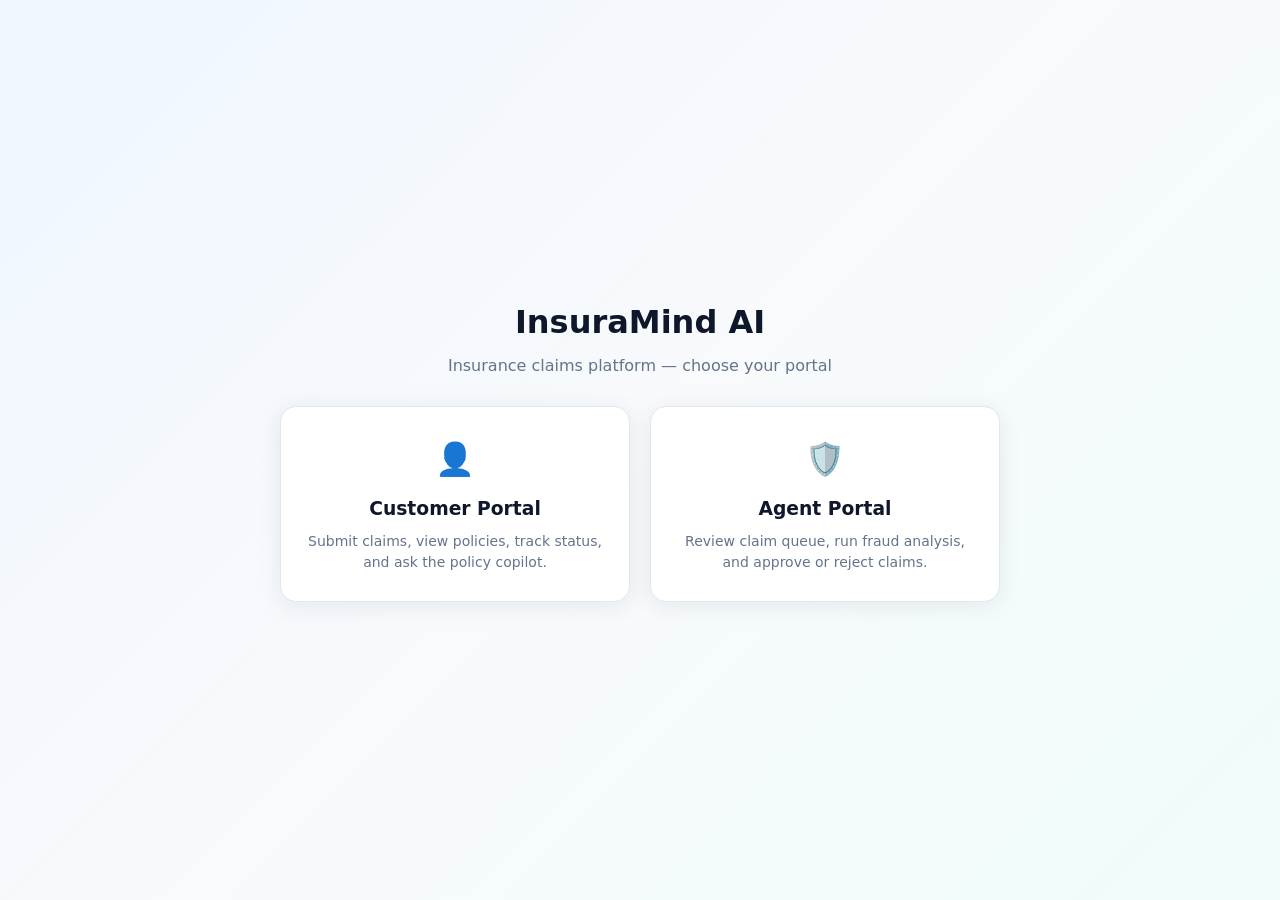
<file: frontend/index.html>
<!DOCTYPE html>
<html lang="en">
<head>
  <meta charset="UTF-8" />
  <meta name="viewport" content="width=device-width, initial-scale=1.0" />
  <title>InsuraMind AI - Choose Portal</title>
  <link rel="stylesheet" href="assets/css/style.css?v=4" />
</head>
<body>
  <div class="auth-wrap">
    <div style="max-width: 720px; width: 100%; text-align: center;">
      <h1 style="margin: 0 0 8px; font-size: 32px;">InsuraMind AI</h1>
      <p class="page-subtitle" style="margin-bottom: 0;">Insurance claims platform — choose your portal</p>

      <div class="portal-grid">
        <a class="portal-tile" href="customer/index.html">
          <div class="icon">👤</div>
          <h3>Customer Portal</h3>
          <p>Submit claims, view policies, track status, and ask the policy copilot.</p>
        </a>
        <a class="portal-tile" href="agent/index.html">
          <div class="icon">🛡️</div>
          <h3>Agent Portal</h3>
          <p>Review claim queue, run fraud analysis, and approve or reject claims.</p>
        </a>
      </div>
    </div>
  </div>
</body>
</html>
</file>
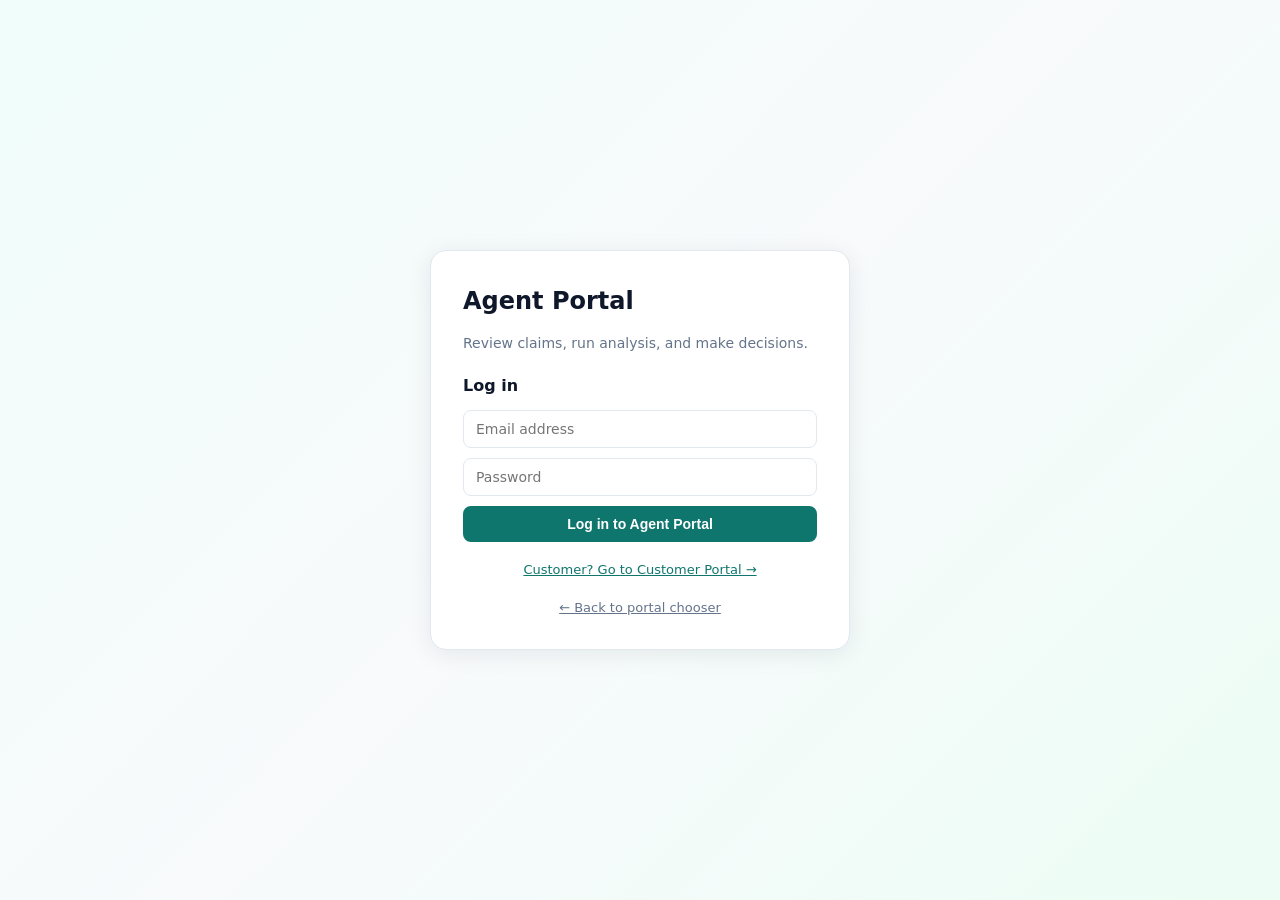
<file: frontend/agent/index.html>
<!DOCTYPE html>
<html lang="en">
<head>
  <meta charset="UTF-8" />
  <meta name="viewport" content="width=device-width, initial-scale=1.0" />
  <title>Agent Portal - InsuraMind AI</title>
  <link rel="stylesheet" href="../assets/css/style.css?v=4" />
</head>
<body class="portal-agent" data-login-redirect="../pages/fraud-monitor.html" data-register-enabled="false" data-allowed-roles="agent,admin">
  <div class="auth-wrap">
    <div class="auth-card">
      <h2>Agent Portal</h2>
      <p class="subtitle">Review claims, run analysis, and make decisions.</p>


      <div id="auth-error" class="error"></div>

      <h3 style="font-size:16px; margin-bottom:12px;">Log in</h3>
      <form onsubmit="handleLogin(event)">
        <input id="login-email" type="email" placeholder="Email address" required />
        <input id="login-password" type="password" placeholder="Password" required />
        <button type="submit" style="width:100%;">Log in to Agent Portal</button>
      </form>

      <a class="portal-link" href="../customer/index.html">Customer? Go to Customer Portal →</a>
      <a class="portal-link muted" href="../index.html">← Back to portal chooser</a>
    </div>
  </div>

  <script src="../assets/js/state.js?v=4"></script>
  <script src="../assets/js/api.js?v=4"></script>
  <script src="../assets/js/auth.js?v=4"></script>
</body>
</html>
</file>
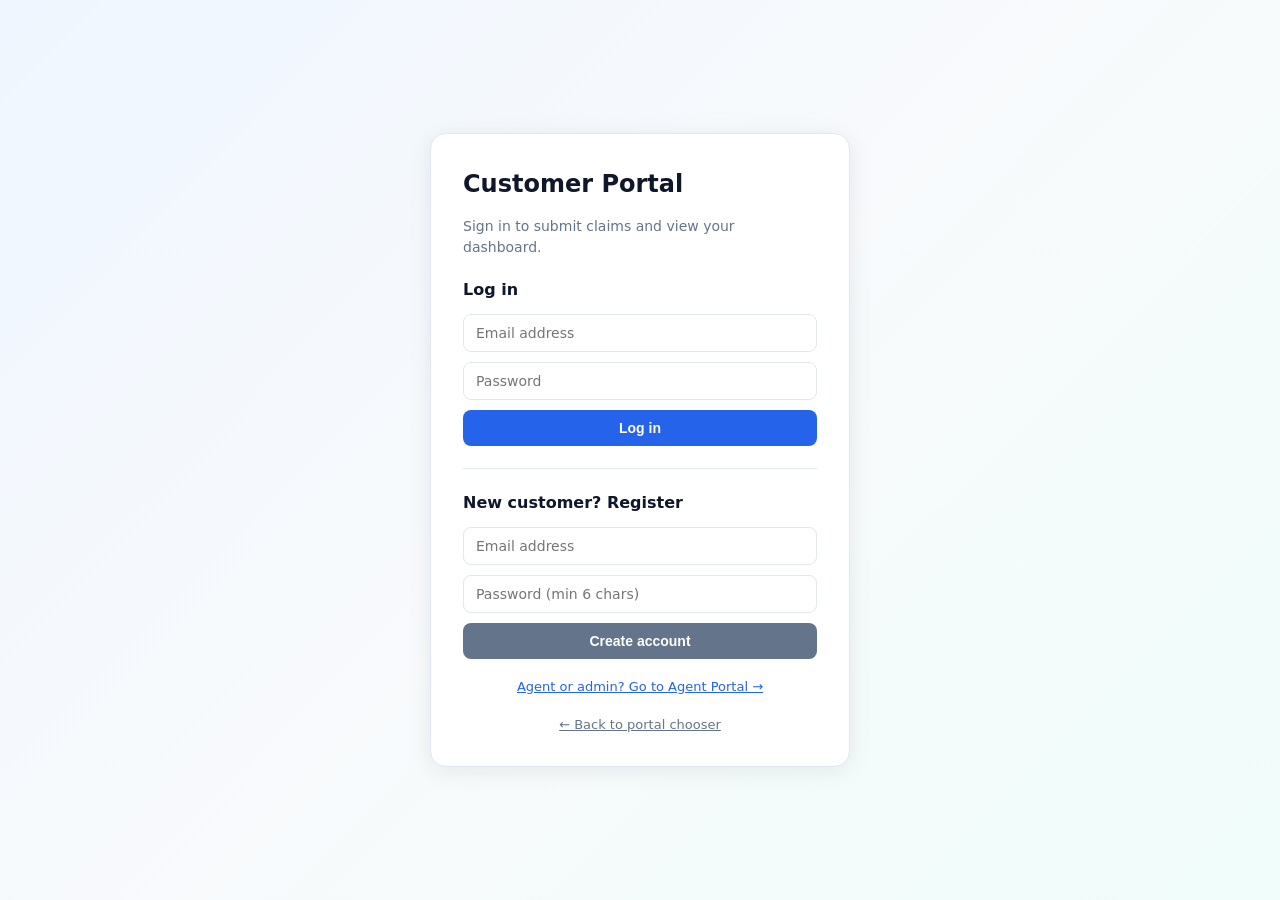
<file: frontend/customer/index.html>
<!DOCTYPE html>
<html lang="en">
<head>
  <meta charset="UTF-8" />
  <meta name="viewport" content="width=device-width, initial-scale=1.0" />
  <title>Customer Portal - InsuraMind AI</title>
  <link rel="stylesheet" href="../assets/css/style.css?v=4" />
</head>
<body data-login-redirect="../pages/dashboard.html" data-register-redirect="../pages/dashboard.html" data-allowed-roles="customer" data-register-enabled="true">
  <div class="auth-wrap">
    <div class="auth-card">
      <h2>Customer Portal</h2>
      <p class="subtitle">Sign in to submit claims and view your dashboard.</p>


      <div id="auth-error" class="error"></div>

      <h3 style="font-size:16px; margin-bottom:12px;">Log in</h3>
      <form onsubmit="handleLogin(event)">
        <input id="login-email" type="email" placeholder="Email address" required />
        <input id="login-password" type="password" placeholder="Password" required />
        <button type="submit" style="width:100%;">Log in</button>
      </form>

      <hr class="auth-divider" />

      <h3 style="font-size:16px; margin-bottom:12px;">New customer? Register</h3>
      <form onsubmit="handleRegister(event)">
        <input id="register-email" type="email" placeholder="Email address" required />
        <input id="register-password" type="password" placeholder="Password (min 6 chars)" required minlength="6" />
        <button type="submit" class="secondary" style="width:100%;">Create account</button>
      </form>

      <a class="portal-link" href="../agent/index.html">Agent or admin? Go to Agent Portal →</a>
      <a class="portal-link muted" href="../index.html">← Back to portal chooser</a>
    </div>
  </div>

  <script src="../assets/js/state.js?v=4"></script>
  <script src="../assets/js/api.js?v=4"></script>
  <script src="../assets/js/auth.js?v=4"></script>
</body>
</html>
</file>
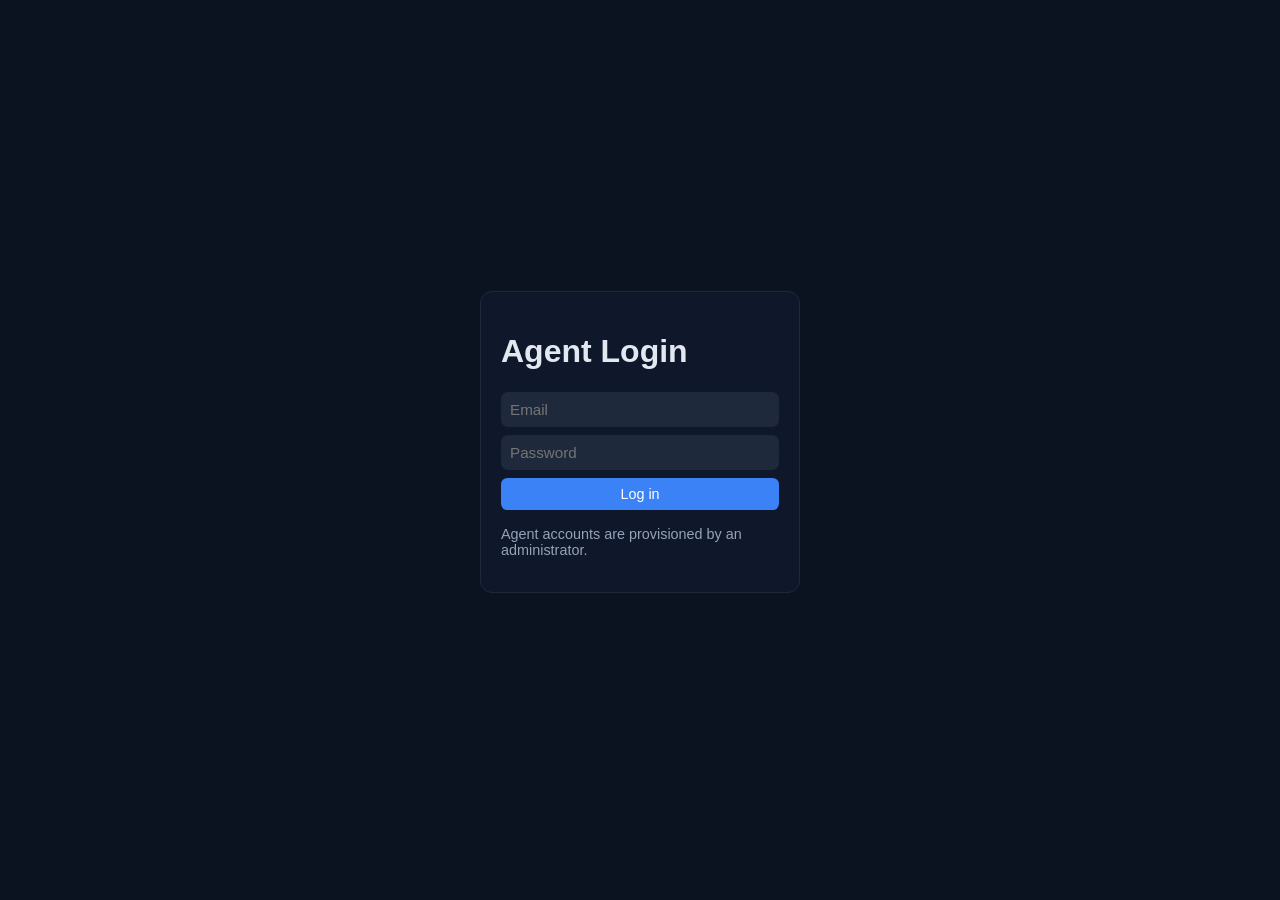
<file: insurance-v2/frontend/agent/index.html>
<!DOCTYPE html>
<html lang="en">
<head>
  <meta charset="UTF-8" />
  <meta name="viewport" content="width=device-width, initial-scale=1.0" />
  <title>Insurance Agent Portal</title>
  <link rel="stylesheet" href="css/style.css" />
</head>
<body>
  <div id="app"></div>

  <script>
    window.API_BASE_URL = "http://localhost:8000/api/v1";
  </script>
  <script src="js/api.js"></script>
  <script src="js/auth.js"></script>
  <script src="js/dashboard.js"></script>
  <script src="js/claim.js"></script>
  <script>
    window.addEventListener("hashchange", router);
    window.addEventListener("DOMContentLoaded", router);
  </script>
</body>
</html>
</file>
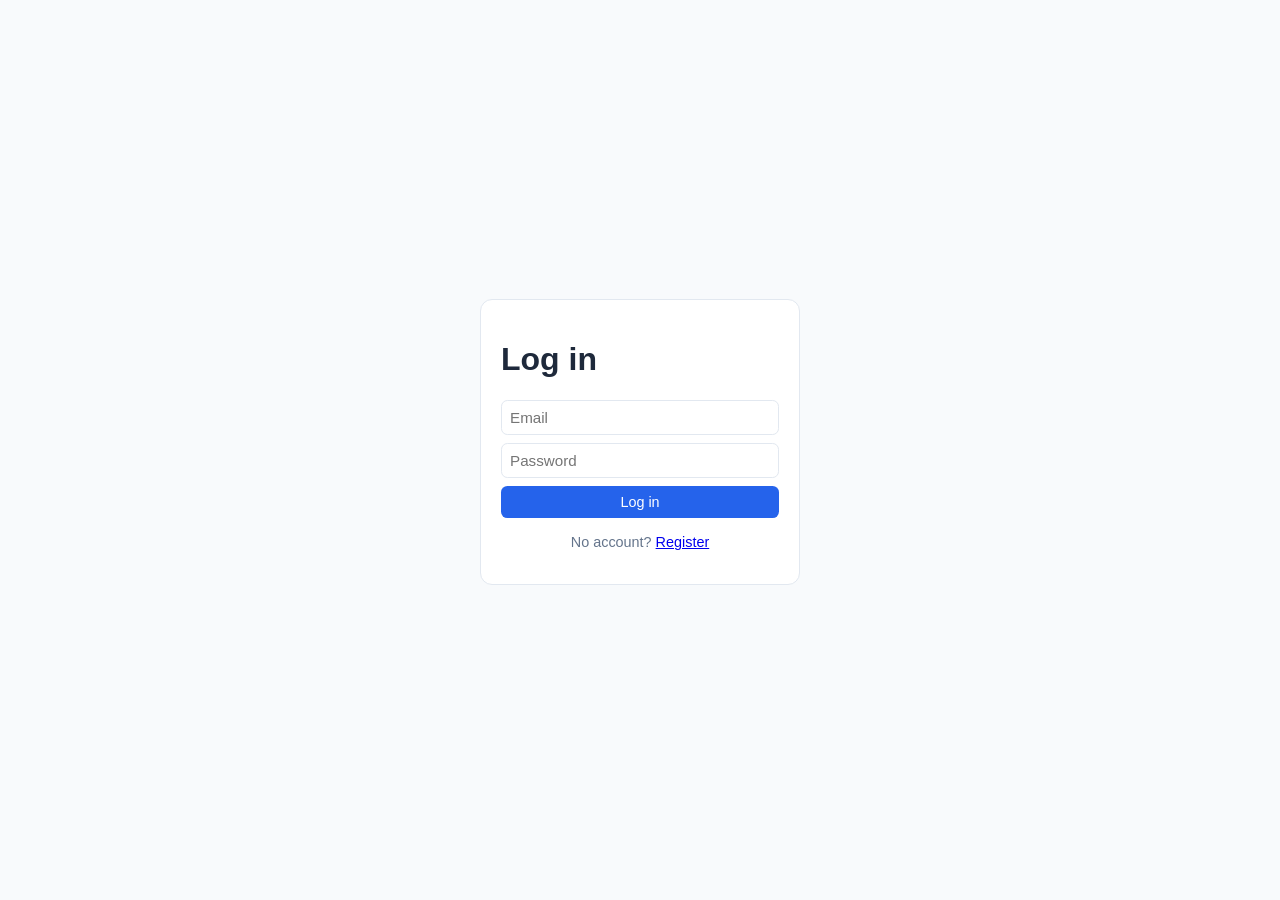
<file: insurance-v2/frontend/customer/index.html>
<!DOCTYPE html>
<html lang="en">
<head>
  <meta charset="UTF-8" />
  <meta name="viewport" content="width=device-width, initial-scale=1.0" />
  <title>Customer Portal — Insurance Platform</title>
  <link rel="stylesheet" href="css/style.css" />
</head>
<body>
  <div id="app"></div>

  <script>
    window.API_BASE_URL = "http://localhost:8000/api/v1";
  </script>
  <script src="js/api.js"></script>
  <script src="js/auth.js"></script>
  <script src="js/dashboard.js"></script>
  <script src="js/claim.js"></script>
  <script>
    window.addEventListener("hashchange", router);
    window.addEventListener("DOMContentLoaded", router);
  </script>
</body>
</html>
</file>
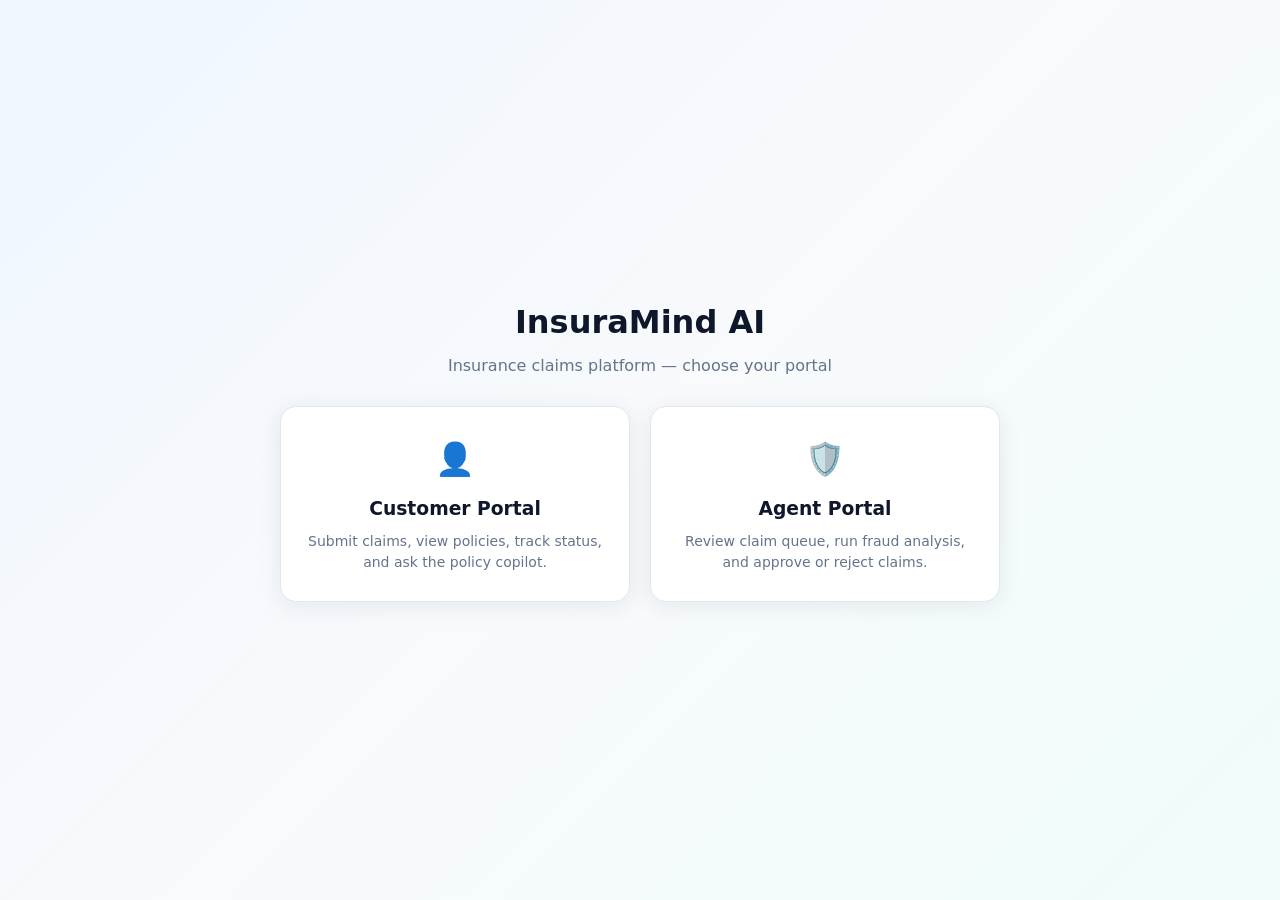
<file: frontend/pages/claims.html>
<!DOCTYPE html>
<html lang="en">
<head>
  <meta charset="UTF-8" />
  <meta name="viewport" content="width=device-width, initial-scale=1.0" />
  <title>My Claims - InsuraMind AI</title>
  <link rel="stylesheet" href="../assets/css/style.css?v=4" />
</head>
<body>
  <header id="app-header"></header>

  <main>
    <h1 class="page-title">My Claims</h1>
    <p class="page-subtitle">Submit new claims and track decisions from your agent.</p>

    <div class="card">
      <h3>Submit a new claim</h3>
      <div id="claim-error" class="error"></div>
      <div id="claim-success" class="success-msg"></div>
      <select id="claim-policy-id">
        <option value="">Loading your policies…</option>
      </select>
      <select id="claim-type">
        <option value="health">Health</option>
        <option value="motor">Motor</option>
        <option value="life">Life</option>
        <option value="travel">Travel</option>
        <option value="home">Home</option>
      </select>
      <input id="claim-date" type="date" placeholder="Incident Date" />
      <input id="claim-amount" type="number" placeholder="Claimed amount (INR)" min="1" />
      <textarea id="claim-description" placeholder="Describe the incident…"></textarea>
      <button onclick="submitClaim()">Submit Claim</button>
    </div>

    <div class="card">
      <h3>Upload a document</h3>
      <p class="muted">Attach photos, reports, or invoices to an existing claim.</p>
      <select id="upload-claim-id">
        <option value="">Select a claim…</option>
      </select>
      <select id="upload-doc-type">
        <option value="photo">Vehicle / damage photo</option>
        <option value="report">Incident report</option>
        <option value="invoice">Invoice / bill</option>
      </select>
      <input id="upload-file" type="file" />
      <button class="secondary" onclick="uploadDocument(document.getElementById('upload-claim-id').value, document.getElementById('upload-doc-type').value, 'upload-file', 'upload-result')">Upload Document</button>
      <p id="upload-result" class="muted"></p>
    </div>

    <h3 style="margin-top:28px;">Your claims</h3>
    <div id="claims-list"></div>
  </main>

  <script src="../assets/js/state.js?v=4"></script>
  <script src="../assets/js/api.js?v=4"></script>
  <script src="../assets/js/nav.js?v=4"></script>
  <script src="../components/claims.js?v=4"></script>
  <script src="../components/uploader.js?v=4"></script>
  <script>
    async function loadPolicies() {
      const select = document.getElementById("claim-policy-id");
      try {
        const policies = await Api.get("/policies/mine");
        if (!policies.length) {
          select.innerHTML = `<option value="">No policies — contact support</option>`;
          return;
        }
        select.innerHTML = policies.map((p) =>
          `<option value="${p.id}">${p.name} (${p.type}) — ₹${p.coverage_amount.toLocaleString()} coverage</option>`
        ).join("");
      } catch (err) {
        select.innerHTML = `<option value="">Could not load policies</option>`;
      }
    }

    async function submitClaim() {
      const errorBox = document.getElementById("claim-error");
      const successBox = document.getElementById("claim-success");
      errorBox.textContent = "";
      successBox.textContent = "";

      const policyId = document.getElementById("claim-policy-id").value;
      if (!policyId) {
        errorBox.textContent = "Please select a policy.";
        return;
      }

      try {
        await Api.post("/claims", {
          policy_id: policyId,
          type: document.getElementById("claim-type").value,
          incident_date: document.getElementById("claim-date").value || null,
          claimed_amount: parseFloat(document.getElementById("claim-amount").value),
          incident_description: document.getElementById("claim-description").value,
        });
        successBox.textContent = "Claim submitted! Your agent will review it shortly.";
        document.getElementById("claim-amount").value = "";
        document.getElementById("claim-description").value = "";
        loadClaims();
      } catch (err) {
        errorBox.textContent = err.message;
      }
    }

    function populateClaimUploadSelect(claims) {
      const select = document.getElementById("upload-claim-id");
      if (!claims.length) {
        select.innerHTML = `<option value="">No claims yet</option>`;
        return;
      }
      select.innerHTML = claims.map((c) =>
        `<option value="${c.id}">${c.type} — ${c.status} — ₹${c.claimed_amount}</option>`
      ).join("");
    }

    async function loadClaims() {
      try {
        const claims = await Api.get("/claims/mine");
        renderClaimsList("claims-list", claims);
        populateClaimUploadSelect(claims);
      } catch (err) {
        document.getElementById("claims-list").innerHTML = `<p class="error">${err.message}</p>`;
      }
    }

    (async () => {
      const me = await Nav.guard(["customer"], "claims");
      if (me) {
        await loadPolicies();
        loadClaims();
      }
    })();
  </script>
</body>
</html>
</file>
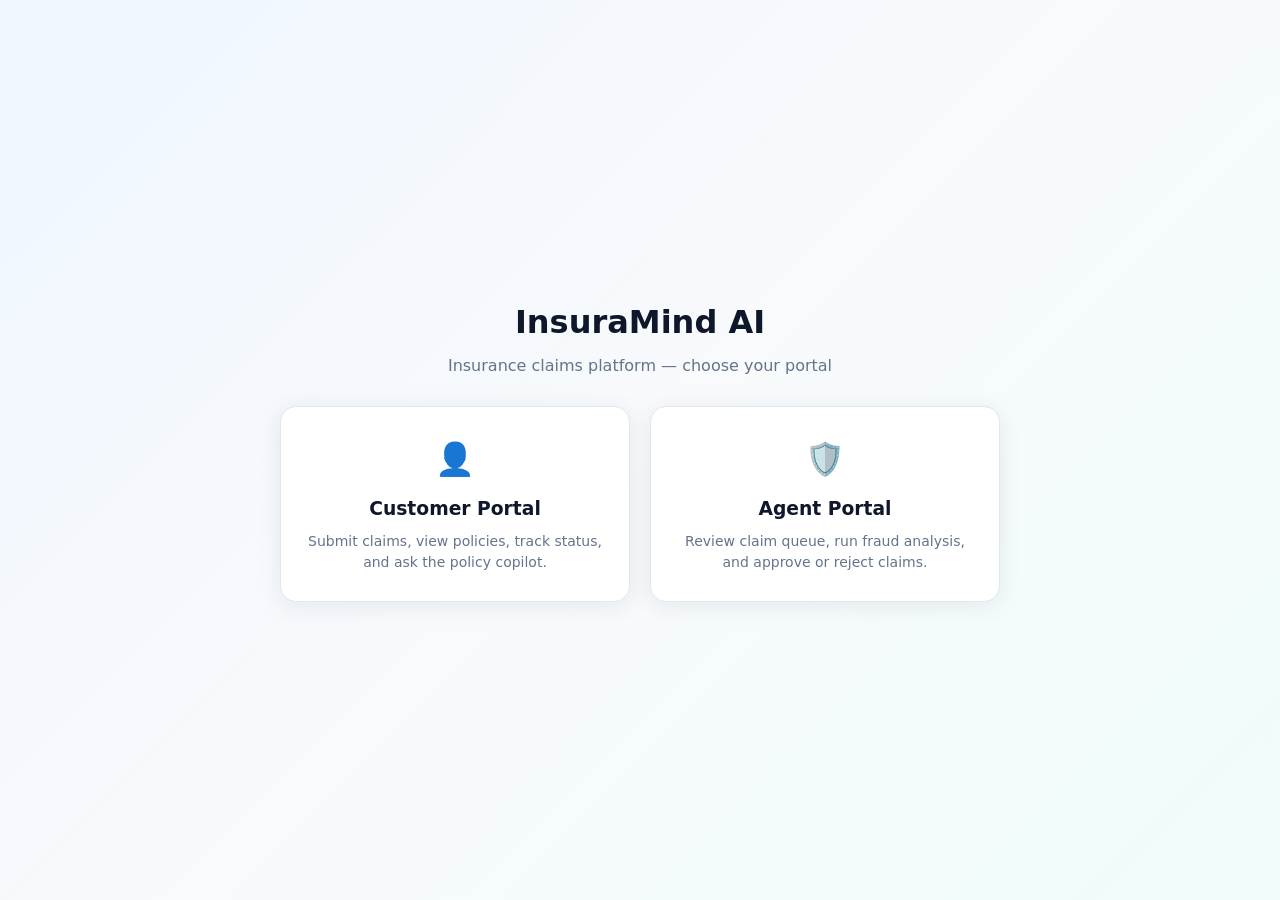
<file: frontend/pages/copilot.html>
<!DOCTYPE html>
<html lang="en">
<head>
  <meta charset="UTF-8" />
  <meta name="viewport" content="width=device-width, initial-scale=1.0" />
  <title>Copilot - InsuraMind AI</title>
  <link rel="stylesheet" href="../assets/css/style.css?v=4" />
  <style>
    @keyframes blink { 0% { opacity: .2; } 20% { opacity: 1; } 100% { opacity: .2; } }
    .thinking .dots span { animation-name: blink; animation-duration: 1.4s; animation-iteration-count: infinite; animation-fill-mode: both; font-size: 1.2em; font-weight: bold; }
    .thinking .dots span:nth-child(2) { animation-delay: .2s; }
    .thinking .dots span:nth-child(3) { animation-delay: .4s; }
  </style>
</head>
<body>
  <header id="app-header"></header>

  <main>
    <h1 class="page-title">Policy Copilot</h1>
    <p class="page-subtitle">Ask questions about policy terms, medical rules, and coverage.</p>

    <div class="card">
      <select id="copilot-collection">
        <option value="policy_terms">Policy Terms</option>
        <option value="medical_rules">Medical Rules</option>
        <option value="repair_estimates">Repair Estimates</option>
        <option value="regulatory_rules">Regulatory Rules</option>
      </select>
      <textarea id="copilot-question" placeholder="e.g. Is water damage covered under my home policy?"></textarea>
      <div class="quick-questions" style="margin: 10px 0; display: flex; gap: 8px; flex-wrap: wrap;">
        <button class="small secondary" onclick="document.getElementById('copilot-collection').value='policy_terms'; sendCopilotQuestion('Is water damage covered?')">Water Damage</button>
        <button class="small secondary" onclick="document.getElementById('copilot-collection').value='medical_rules'; sendCopilotQuestion('What are the rules for pre-existing conditions?')">Pre-existing Diseases</button>
        <button class="small secondary" onclick="document.getElementById('copilot-collection').value='repair_estimates'; sendCopilotQuestion('How much does windshield replacement cost?')">Repair Costs</button>
      </div>
      <button onclick="sendCopilotQuestion()" id="copilot-btn">Ask Copilot</button>
      <div class="card" style="margin-top:14px; background:#f8fafc;">
        <p id="copilot-answer" class="copilot-answer muted">Your answer will appear here…</p>
      </div>
    </div>
  </main>

  <script src="../assets/js/state.js?v=4"></script>
  <script src="../assets/js/api.js?v=4"></script>
  <script src="../assets/js/nav.js?v=4"></script>
  <script src="../components/chat.js?v=4"></script>
  <script>
    (async () => {
      await Nav.guard(["customer", "agent", "admin"], "copilot");
    })();
  </script>
</body>
</html>
</file>
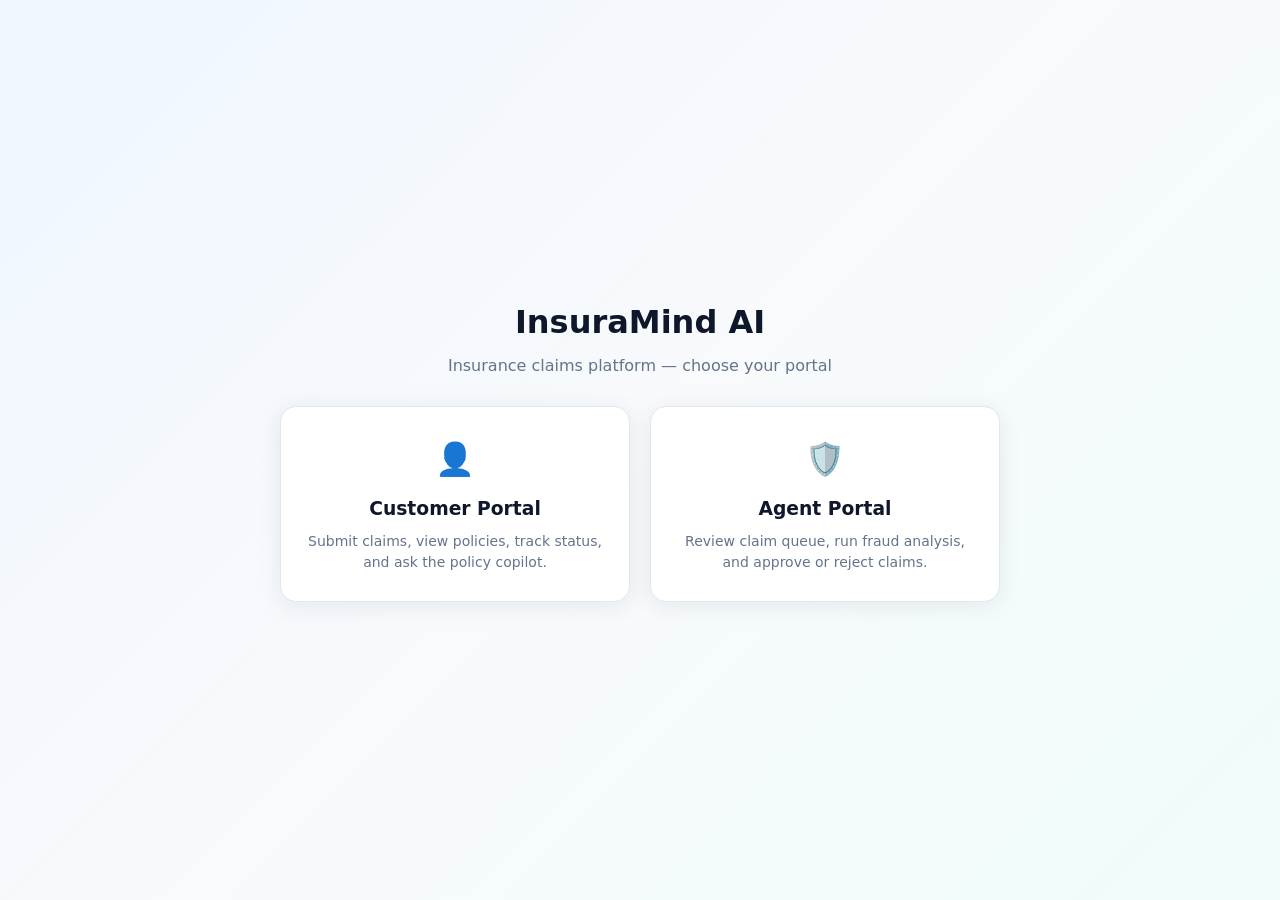
<file: frontend/pages/dashboard.html>
<!DOCTYPE html>
<html lang="en">
<head>
  <meta charset="UTF-8" />
  <meta name="viewport" content="width=device-width, initial-scale=1.0" />
  <title>Dashboard - InsuraMind AI</title>
  <link rel="stylesheet" href="../assets/css/style.css?v=4" />
</head>
<body>
  <header id="app-header"></header>

  <main>
    <h1 class="page-title">Dashboard</h1>
    <p class="page-subtitle">Your profile, risk assessment, and active policies.</p>
    <div id="profile-section"></div>
    <div id="policies-section"></div>
  </main>

  <script src="../assets/js/state.js?v=4"></script>
  <script src="../assets/js/api.js?v=4"></script>
  <script src="../assets/js/nav.js?v=4"></script>
  <script>
    async function loadDashboard() {
      const container = document.getElementById("profile-section");
      const policiesContainer = document.getElementById("policies-section");

      try {
        const profile = await Api.get("/customers/me");
        container.innerHTML = `
          <div class="stat-row">
            <div class="card stat-box"><div class="label">Risk Score</div><div class="value">${profile.risk_score ?? "-"}</div></div>
            <div class="card stat-box"><div class="label">Risk Category</div><div class="value">${profile.risk_category ?? "-"}</div></div>
            <div class="card stat-box"><div class="label">Dependents</div><div class="value">${profile.dependents ?? 0}</div></div>
          </div>
          <div class="card">
            <h3>${profile.name}</h3>
            <p class="muted">${profile.occupation || "—"} · ${profile.location || "—"}</p>
            <p class="muted">Income: ${profile.income ? "₹" + profile.income.toLocaleString() : "—"}</p>
          </div>
        `;

        const policies = await Api.get("/policies/mine");
        if (!policies.length) {
          policiesContainer.innerHTML = `<div class="card"><p class="muted">No active policies yet.</p></div>`;
          return;
        }

        policiesContainer.innerHTML = `
          <div class="card">
            <h3>Your Policies</h3>
            <p class="muted">Use these when submitting a claim on the My Claims page.</p>
            <table class="data-table">
              <thead>
                <tr><th>Policy</th><th>Type</th><th>Coverage</th><th>Premium</th><th>Policy ID</th></tr>
              </thead>
              <tbody>
                ${policies.map((p) => `
                  <tr>
                    <td><strong>${p.name}</strong><br><span class="muted">${p.provider || ""}</span></td>
                    <td>${p.type}</td>
                    <td>₹${p.coverage_amount.toLocaleString()}</td>
                    <td>₹${p.premium_amount.toLocaleString()}</td>
                    <td><code>${p.id}</code></td>
                  </tr>
                `).join("")}
              </tbody>
            </table>
          </div>
        `;
      } catch (err) {
        if (err.message.includes("Profile not found") || err.message.includes("404")) {
          container.innerHTML = `
            <div class="card">
              <h3>Complete your profile</h3>
              <p class="muted">Set up your profile before submitting claims.</p>
              <div id="profile-error" class="error"></div>
              <input id="p-name" placeholder="Full name" />
              <input id="p-age" type="number" placeholder="Age" />
              <input id="p-location" placeholder="Location" />
              <input id="p-occupation" placeholder="Occupation" />
              <input id="p-income" type="number" placeholder="Annual income (INR)" />
              <button onclick="createProfile()">Save Profile</button>
            </div>
          `;
          policiesContainer.innerHTML = "";
        } else {
          container.innerHTML = `<p class="error">${err.message}</p>`;
        }
      }
    }

    async function createProfile() {
      try {
        await Api.post("/customers/me", {
          name: document.getElementById("p-name").value,
          age: parseInt(document.getElementById("p-age").value) || null,
          location: document.getElementById("p-location").value,
          occupation: document.getElementById("p-occupation").value,
          income: parseFloat(document.getElementById("p-income").value) || null,
        });
        loadDashboard();
      } catch (err) {
        document.getElementById("profile-error").textContent = err.message;
      }
    }

    (async () => {
      const me = await Nav.guard(["customer"], "dashboard");
      if (me) loadDashboard();
    })();
  </script>
</body>
</html>
</file>
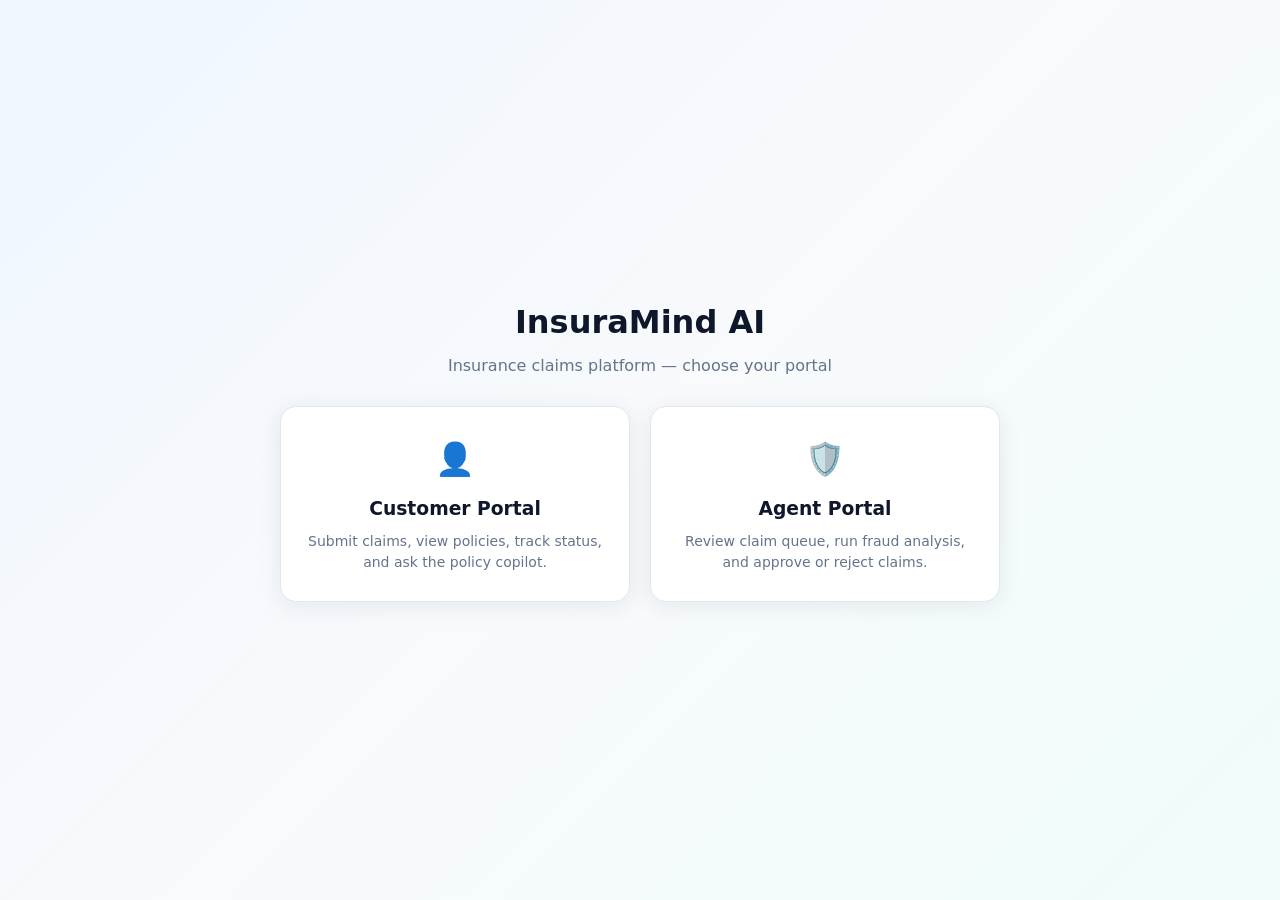
<file: frontend/pages/fraud-monitor.html>
<!DOCTYPE html>
<html lang="en">
<head>
  <meta charset="UTF-8" />
  <meta name="viewport" content="width=device-width, initial-scale=1.0" />
  <title>Claim Queue - InsuraMind AI</title>
  <link rel="stylesheet" href="../assets/css/style.css?v=4" />
</head>
<body class="portal-agent">
  <header id="app-header"></header>

  <main>
    <h1 class="page-title">Claim Queue</h1>
    <p class="page-subtitle">Review submitted claims, run AI analysis, and record your decision.</p>

    <div class="stat-row" id="queue-stats"></div>

    <div class="card">
      <h3>Manual decision</h3>
      <p class="muted">Or use the quick actions on each claim card below.</p>
      <input id="decision-claim-id" placeholder="Claim ID" />
      <select id="decision-value">
        <option value="approved">Approve</option>
        <option value="rejected">Reject</option>
      </select>
      <input id="decision-amount" type="number" placeholder="Approved amount (INR, if approving)" />
      <textarea id="decision-notes" placeholder="Decision notes for the customer…"></textarea>
      <button onclick="submitDecision()">Submit Decision</button>
      <p id="decision-result" class="muted"></p>
    </div>

    <h3 style="margin-top:28px;">All claims</h3>
    <div id="claims-list"></div>
  </main>

  <script src="../assets/js/state.js?v=4"></script>
  <script src="../assets/js/api.js?v=4"></script>
  <script src="../assets/js/nav.js?v=4"></script>
  <script src="../components/claims.js?v=4"></script>
  <script>
    async function loadQueue() {
      try {
        const claims = await Api.get("/claims");
        renderClaimsList("claims-list", claims, { agentView: true, showActions: true });

        const submitted = claims.filter((c) => c.status === "submitted").length;
        const approved = claims.filter((c) => c.status === "approved").length;
        const rejected = claims.filter((c) => c.status === "rejected").length;

        document.getElementById("queue-stats").innerHTML = `
          <div class="card stat-box"><div class="label">Pending</div><div class="value">${submitted}</div></div>
          <div class="card stat-box"><div class="label">Approved</div><div class="value">${approved}</div></div>
          <div class="card stat-box"><div class="label">Rejected</div><div class="value">${rejected}</div></div>
          <div class="card stat-box"><div class="label">Total</div><div class="value">${claims.length}</div></div>
        `;
      } catch (err) {
        document.getElementById("claims-list").innerHTML = `<p class="error">${err.message}</p>`;
      }
    }

    async function submitDecision() {
      const claimId = document.getElementById("decision-claim-id").value.trim();
      const resultBox = document.getElementById("decision-result");
      if (!claimId) {
        resultBox.textContent = "Enter a claim ID.";
        return;
      }
      try {
        await Api.post(`/claims/${claimId}/decision`, {
          decision: document.getElementById("decision-value").value,
          approved_amount: parseFloat(document.getElementById("decision-amount").value) || null,
          notes: document.getElementById("decision-notes").value,
        });
        resultBox.textContent = "Decision recorded successfully.";
        document.getElementById("decision-claim-id").value = "";
        document.getElementById("decision-notes").value = "";
        loadQueue();
      } catch (err) {
        resultBox.textContent = `Error: ${err.message}`;
      }
    }

    async function quickDecision(claimId, decision) {
      const notes = decision === "approved"
        ? "Approved by agent via quick action."
        : "Rejected by agent via quick action.";
      const amount = decision === "approved"
        ? prompt("Enter approved amount (INR):", "")
        : null;

      try {
        await Api.post(`/claims/${claimId}/decision`, {
          decision,
          approved_amount: amount ? parseFloat(amount) : null,
          notes,
        });
        loadQueue();
      } catch (err) {
        alert(err.message);
      }
    }

    async function runAnalysis(claimId) {
      const box = document.getElementById(`analysis-${claimId}`);
      box.style.display = "block";
      box.textContent = "Running AI analysis…";

      try {
        const result = await Api.post(`/claims/${claimId}/run-analysis`, {});
        box.textContent = JSON.stringify(result, null, 2);
      } catch (err) {
        box.textContent = `Error: ${err.message}`;
      }
    }

    (async () => {
      const me = await Nav.guard(["agent", "admin"], "queue");
      if (me) loadQueue();
    })();
  </script>
</body>
</html>
</file>
<file: frontend/assets/css/style.css>
:root {
  --primary: #2563eb;
  --primary-dark: #1d4ed8;
  --agent: #0f766e;
  --agent-dark: #0d9488;
  --bg: #f1f5f9;
  --card: #ffffff;
  --border: #e2e8f0;
  --text: #0f172a;
  --muted: #64748b;
  --danger: #dc2626;
  --success: #16a34a;
  --warning: #d97706;
  --shadow: 0 4px 24px rgba(15, 23, 42, 0.08);
  --radius: 12px;
}

* { box-sizing: border-box; }

body {
  margin: 0;
  font-family: "Segoe UI", system-ui, -apple-system, sans-serif;
  background: var(--bg);
  color: var(--text);
  line-height: 1.5;
}

body.portal-agent { --primary: var(--agent); --primary-dark: var(--agent-dark); }

a { color: var(--primary); }

header {
  background: var(--card);
  border-bottom: 1px solid var(--border);
  padding: 0 24px;
  height: 60px;
  display: flex;
  justify-content: space-between;
  align-items: center;
  box-shadow: 0 1px 3px rgba(15, 23, 42, 0.04);
}

header .brand {
  display: flex;
  align-items: center;
  gap: 10px;
  font-weight: 700;
  font-size: 17px;
}

header .brand .tag {
  font-size: 11px;
  font-weight: 600;
  padding: 3px 8px;
  border-radius: 999px;
  background: #dbeafe;
  color: var(--primary);
  text-transform: uppercase;
  letter-spacing: 0.04em;
}

body.portal-agent header .brand .tag {
  background: #ccfbf1;
  color: var(--agent);
}

header nav a {
  margin-left: 6px;
  padding: 8px 12px;
  text-decoration: none;
  color: var(--muted);
  font-size: 14px;
  border-radius: 8px;
  transition: background 0.15s, color 0.15s;
}

header nav a:hover { background: #f8fafc; color: var(--text); }
header nav a.active { background: #eff6ff; color: var(--primary); font-weight: 600; }
body.portal-agent header nav a.active { background: #f0fdfa; color: var(--agent); }

main { max-width: 1024px; margin: 28px auto; padding: 0 20px 40px; }

.page-title { margin: 0 0 6px; font-size: 26px; }
.page-subtitle { margin: 0 0 24px; color: var(--muted); }

.card {
  background: var(--card);
  border: 1px solid var(--border);
  border-radius: var(--radius);
  padding: 22px;
  margin-bottom: 18px;
  box-shadow: var(--shadow);
}

.card h3 { margin-top: 0; }

.stat-row { display: flex; gap: 14px; flex-wrap: wrap; margin-bottom: 20px; }
.stat-box { flex: 1; min-width: 150px; }
.stat-box .label { font-size: 12px; color: var(--muted); text-transform: uppercase; letter-spacing: 0.04em; }
.stat-box .value { font-size: 24px; font-weight: 700; margin-top: 4px; }

input, select, textarea {
  width: 100%;
  padding: 10px 12px;
  margin-bottom: 10px;
  border: 1px solid var(--border);
  border-radius: 8px;
  font-family: inherit;
  font-size: 14px;
  background: #fff;
}

input:focus, select:focus, textarea:focus {
  outline: none;
  border-color: var(--primary);
  box-shadow: 0 0 0 3px rgba(37, 99, 235, 0.12);
}

textarea { min-height: 90px; resize: vertical; }

button {
  background: var(--primary);
  color: white;
  border: none;
  border-radius: 8px;
  padding: 10px 16px;
  cursor: pointer;
  font-size: 14px;
  font-weight: 600;
  transition: background 0.15s;
}

button:hover { background: var(--primary-dark); }
button.secondary { background: #64748b; }
button.secondary:hover { background: #475569; }
button.danger { background: var(--danger); }
button.danger:hover { background: #b91c1c; }
button.success { background: var(--success); }
button.success:hover { background: #15803d; }
button.small { padding: 6px 12px; font-size: 13px; }
button:disabled { opacity: 0.55; cursor: not-allowed; }

.btn-row { display: flex; gap: 8px; flex-wrap: wrap; margin-top: 8px; }

.badge {
  display: inline-block;
  padding: 3px 10px;
  border-radius: 999px;
  font-size: 12px;
  font-weight: 600;
  text-transform: capitalize;
}
.badge.submitted { background: #dbeafe; color: #1d4ed8; }
.badge.approved { background: #dcfce7; color: #15803d; }
.badge.rejected { background: #fee2e2; color: #b91c1c; }
.badge.pending { background: #fef3c7; color: #b45309; }

.error { color: var(--danger); font-size: 13px; margin-bottom: 8px; }
.success-msg { color: var(--success); font-size: 13px; }
.muted { color: var(--muted); font-size: 13px; }

/* Login / portal pages */
.auth-wrap {
  min-height: 100vh;
  display: flex;
  align-items: center;
  justify-content: center;
  padding: 24px;
  background: linear-gradient(135deg, #eff6ff 0%, #f8fafc 50%, #f0fdfa 100%);
}

body.portal-agent .auth-wrap {
  background: linear-gradient(135deg, #f0fdfa 0%, #f8fafc 50%, #ecfdf5 100%);
}

.auth-card {
  width: 100%;
  max-width: 420px;
  background: var(--card);
  border: 1px solid var(--border);
  border-radius: 16px;
  padding: 32px;
  box-shadow: var(--shadow);
}

.auth-card h1, .auth-card h2 { margin: 0 0 6px; font-size: 24px; }
.auth-card .subtitle { color: var(--muted); margin-bottom: 20px; font-size: 14px; }

.demo-box {
  background: #f8fafc;
  border: 1px dashed var(--border);
  border-radius: 10px;
  padding: 14px;
  margin-bottom: 20px;
  font-size: 13px;
}

.demo-box strong { display: block; margin-bottom: 6px; color: var(--text); }
.demo-box code {
  background: #e2e8f0;
  padding: 2px 6px;
  border-radius: 4px;
  font-size: 12px;
}

.auth-divider {
  border: none;
  border-top: 1px solid var(--border);
  margin: 22px 0;
}

.portal-link {
  display: block;
  text-align: center;
  margin-top: 18px;
  font-size: 13px;
}

.portal-grid {
  display: grid;
  grid-template-columns: repeat(auto-fit, minmax(260px, 1fr));
  gap: 20px;
  margin-top: 28px;
}

.portal-tile {
  text-decoration: none;
  color: inherit;
  background: var(--card);
  border: 1px solid var(--border);
  border-radius: 16px;
  padding: 28px 24px;
  box-shadow: var(--shadow);
  transition: transform 0.15s, box-shadow 0.15s;
}

.portal-tile:hover {
  transform: translateY(-2px);
  box-shadow: 0 8px 32px rgba(15, 23, 42, 0.12);
}

.portal-tile .icon { font-size: 32px; margin-bottom: 12px; }
.portal-tile h3 { margin: 0 0 8px; }
.portal-tile p { margin: 0; color: var(--muted); font-size: 14px; }

/* Tables */
.data-table { width: 100%; border-collapse: collapse; font-size: 14px; }
.data-table th, .data-table td {
  text-align: left;
  padding: 12px 10px;
  border-bottom: 1px solid var(--border);
}
.data-table th { color: var(--muted); font-weight: 600; font-size: 12px; text-transform: uppercase; }
.data-table tr:last-child td { border-bottom: none; }
.data-table code { font-size: 11px; background: #f1f5f9; padding: 2px 6px; border-radius: 4px; }

/* Claim cards */
.claim-card-header {
  display: flex;
  justify-content: space-between;
  align-items: flex-start;
  gap: 12px;
  flex-wrap: wrap;
}

.claim-meta { display: grid; grid-template-columns: repeat(auto-fit, minmax(140px, 1fr)); gap: 8px; margin: 12px 0; }
.claim-meta div { font-size: 13px; }
.claim-meta .label { color: var(--muted); font-size: 11px; text-transform: uppercase; }

.analysis-box {
  background: #f8fafc;
  border-radius: 8px;
  padding: 12px;
  margin-top: 10px;
  font-size: 13px;
  white-space: pre-wrap;
}

.empty-state {
  text-align: center;
  padding: 40px 20px;
  color: var(--muted);
}

.copilot-answer {
  min-height: 80px;
  white-space: pre-wrap;
  line-height: 1.6;
}
</file>
<file: insurance-v2/frontend/agent/css/style.css>
:root {
  --primary: #3b82f6;
  --primary-dark: #2563eb;
  --bg: #0b1220;
  --card-bg: #0f172a;
  --border: #1e293b;
  --text: #e2e8f0;
  --text-muted: #94a3b8;
  --danger-bg: #7f1d1d;
  --danger-text: #fecaca;
  --success-bg: #14532d;
  --success-text: #bbf7d0;
  --danger: #dc2626;
}

* { box-sizing: border-box; }

body {
  margin: 0;
  font-family: -apple-system, BlinkMacSystemFont, "Segoe UI", Roboto, sans-serif;
  background: var(--bg);
  color: var(--text);
}

nav {
  background: var(--card-bg);
  border-bottom: 1px solid var(--border);
  padding: 1rem 1.5rem;
  display: flex;
  align-items: center;
  justify-content: space-between;
}

.nav-brand { font-weight: 700; font-size: 1.1rem; }
.nav-links { display: flex; gap: 0.25rem; }
.nav-link {
  padding: 0.5rem 1rem;
  border-radius: 0.5rem;
  cursor: pointer;
  text-decoration: none;
  color: var(--text-muted);
  font-size: 0.9rem;
}
.nav-link.active { background: var(--border); color: white; font-weight: 600; }

.page { padding: 1.5rem; max-width: 1200px; margin: 0 auto; }
.center-page { min-height: 100vh; display: flex; align-items: center; justify-content: center; }

.card {
  background: var(--card-bg);
  border: 1px solid var(--border);
  border-radius: 0.75rem;
  padding: 1.25rem;
  margin-bottom: 1rem;
}

.grid-4 { display: grid; grid-template-columns: repeat(auto-fit, minmax(150px, 1fr)); gap: 1rem; margin-bottom: 1.5rem; }
.grid-3 { display: grid; grid-template-columns: 2fr 1fr; gap: 1.5rem; }
.stat-label { font-size: 0.85rem; color: var(--text-muted); }
.stat-value { font-size: 1.6rem; font-weight: 700; }

input, select, textarea {
  width: 100%;
  padding: 0.5rem;
  border: 1px solid var(--border);
  background: #1e293b;
  color: var(--text);
  border-radius: 0.4rem;
  margin-bottom: 0.5rem;
  font-size: 0.95rem;
  font-family: inherit;
}

button {
  cursor: pointer;
  border: none;
  border-radius: 0.4rem;
  padding: 0.5rem 1rem;
  font-size: 0.9rem;
  font-family: inherit;
}
.btn-primary { background: var(--primary); color: white; }
.btn-primary:hover { background: var(--primary-dark); }
.btn-danger { background: var(--danger); color: white; }
.btn-warn { background: #b45309; color: white; }
.btn-link { background: none; color: #93c5fd; padding: 0; }

.badge { display: inline-block; padding: 0.15rem 0.6rem; border-radius: 1rem; font-size: 0.75rem; }
.badge-high-risk { background: var(--danger-bg); color: var(--danger-text); }
.badge-normal { background: var(--success-bg); color: var(--success-text); }

.error-text { color: #f87171; font-size: 0.85rem; margin-bottom: 0.5rem; }
.muted { color: var(--text-muted); font-size: 0.9rem; }
.hidden { display: none; }
</file>
<file: insurance-v2/frontend/customer/css/style.css>
:root {
  --primary: #2563eb;
  --primary-dark: #1d4ed8;
  --bg: #f8fafc;
  --card-bg: #ffffff;
  --border: #e2e8f0;
  --text: #1e293b;
  --text-muted: #64748b;
  --success-bg: #dcfce7;
  --success-text: #166534;
  --danger: #dc2626;
}

* { box-sizing: border-box; }

body {
  margin: 0;
  font-family: -apple-system, BlinkMacSystemFont, "Segoe UI", Roboto, sans-serif;
  background: var(--bg);
  color: var(--text);
}

nav {
  background: white;
  border-bottom: 1px solid var(--border);
  padding: 1rem 1.5rem;
  display: flex;
  align-items: center;
  justify-content: space-between;
}

.nav-brand { font-weight: 700; font-size: 1.1rem; color: var(--primary); }
.nav-links { display: flex; gap: 0.25rem; }
.nav-link {
  padding: 0.5rem 1rem;
  border-radius: 0.5rem;
  cursor: pointer;
  text-decoration: none;
  color: var(--text-muted);
  font-size: 0.9rem;
}
.nav-link.active { background: #dbeafe; color: var(--primary-dark); font-weight: 600; }
.nav-link:hover { background: #f1f5f9; }

.page { padding: 1.5rem; max-width: 1100px; margin: 0 auto; }
.center-page { min-height: 100vh; display: flex; align-items: center; justify-content: center; }

.card {
  background: var(--card-bg);
  border: 1px solid var(--border);
  border-radius: 0.75rem;
  padding: 1.25rem;
  margin-bottom: 1rem;
}

.grid-4 { display: grid; grid-template-columns: repeat(auto-fit, minmax(150px, 1fr)); gap: 1rem; margin-bottom: 1.5rem; }
.grid-2 { display: grid; grid-template-columns: repeat(auto-fit, minmax(300px, 1fr)); gap: 1rem; }
.stat-label { font-size: 0.85rem; color: var(--text-muted); }
.stat-value { font-size: 1.6rem; font-weight: 700; }

input, select, textarea {
  width: 100%;
  padding: 0.5rem;
  border: 1px solid var(--border);
  border-radius: 0.4rem;
  margin-bottom: 0.5rem;
  font-size: 0.95rem;
  font-family: inherit;
}

button {
  cursor: pointer;
  border: none;
  border-radius: 0.4rem;
  padding: 0.5rem 1rem;
  font-size: 0.9rem;
  font-family: inherit;
}
.btn-primary { background: var(--primary); color: white; }
.btn-primary:hover { background: var(--primary-dark); }
.btn-danger { background: var(--danger); color: white; }
.btn-link { background: none; color: var(--primary); padding: 0; }

.badge { display: inline-block; padding: 0.15rem 0.6rem; border-radius: 1rem; font-size: 0.75rem; }
.badge-status { background: #dbeafe; color: var(--primary-dark); }
.badge-success { background: var(--success-bg); color: var(--success-text); }

.error-text { color: var(--danger); font-size: 0.85rem; margin-bottom: 0.5rem; }
.muted { color: var(--text-muted); font-size: 0.9rem; }
.hidden { display: none; }

form-section h2 { margin-top: 0; }
.checkbox-row { display: flex; align-items: center; gap: 0.4rem; margin-bottom: 0.5rem; }
.checkbox-row input { width: auto; margin: 0; }
</file>
